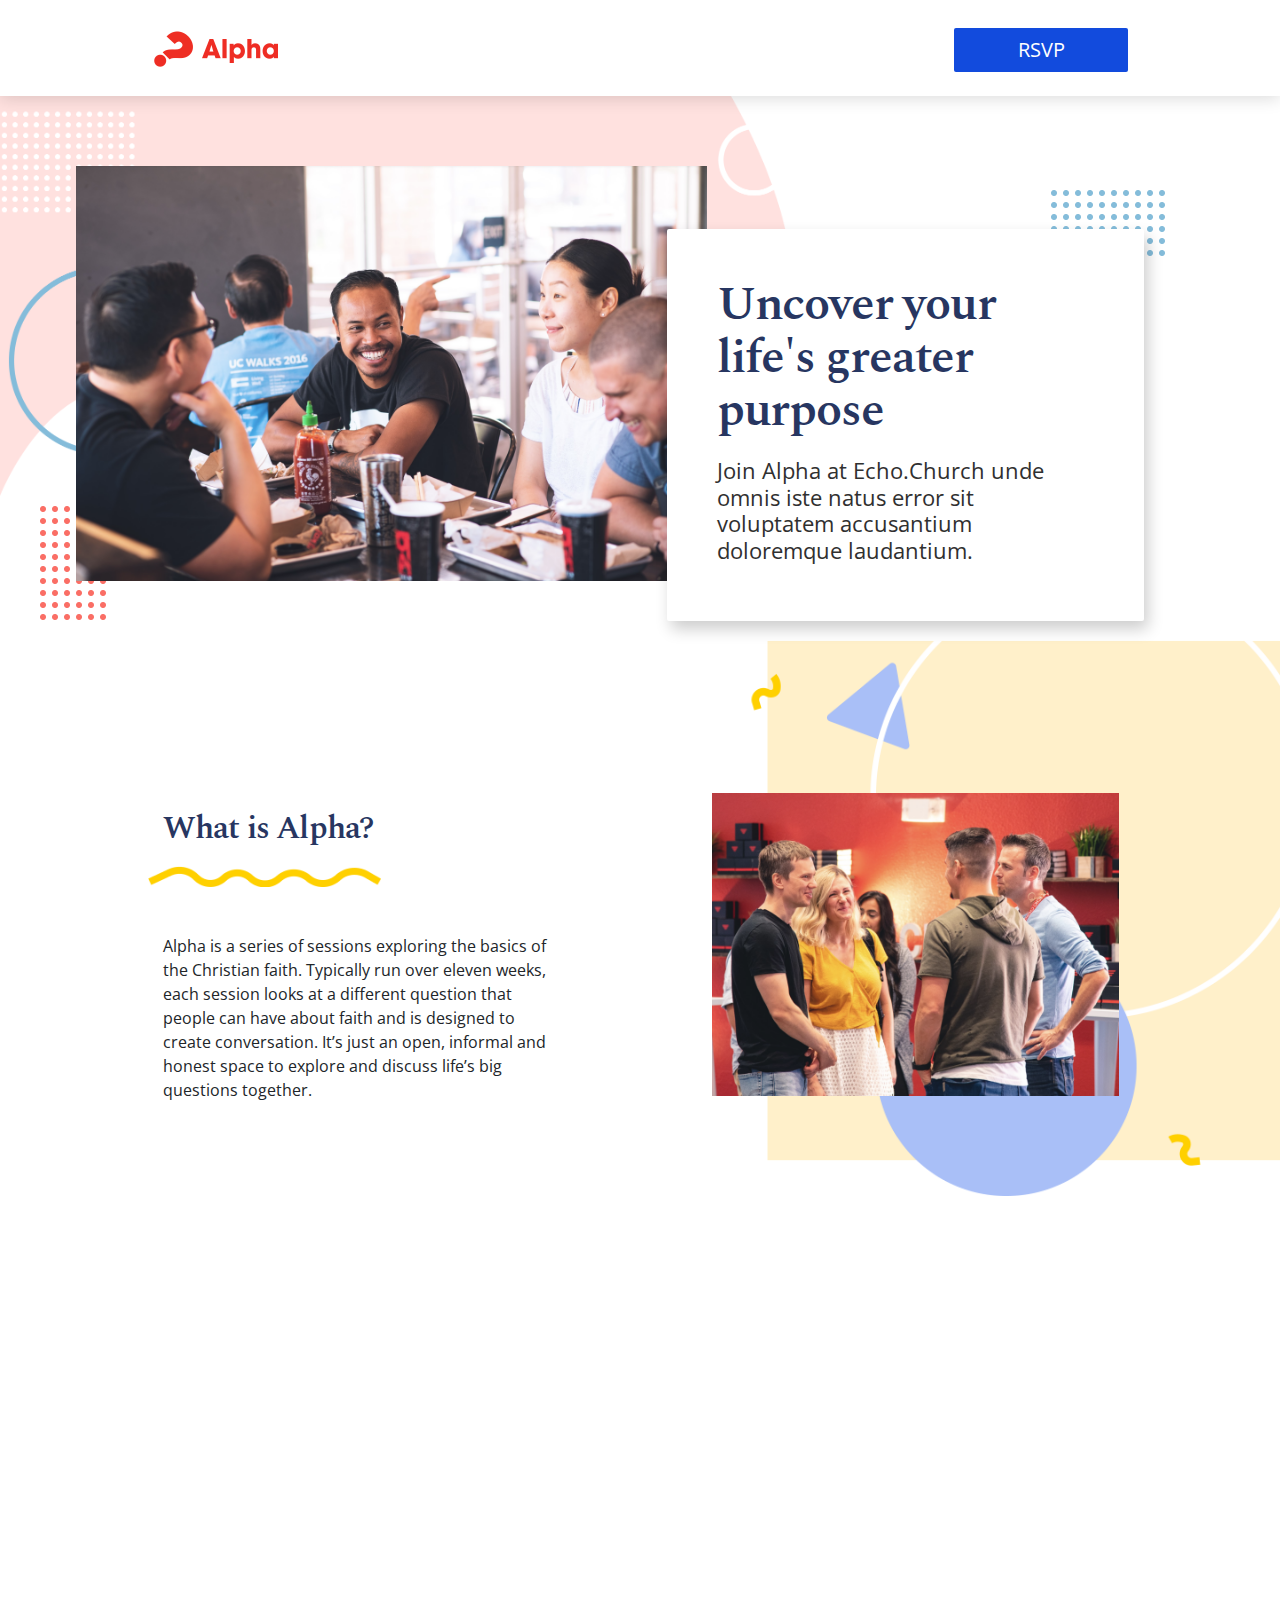
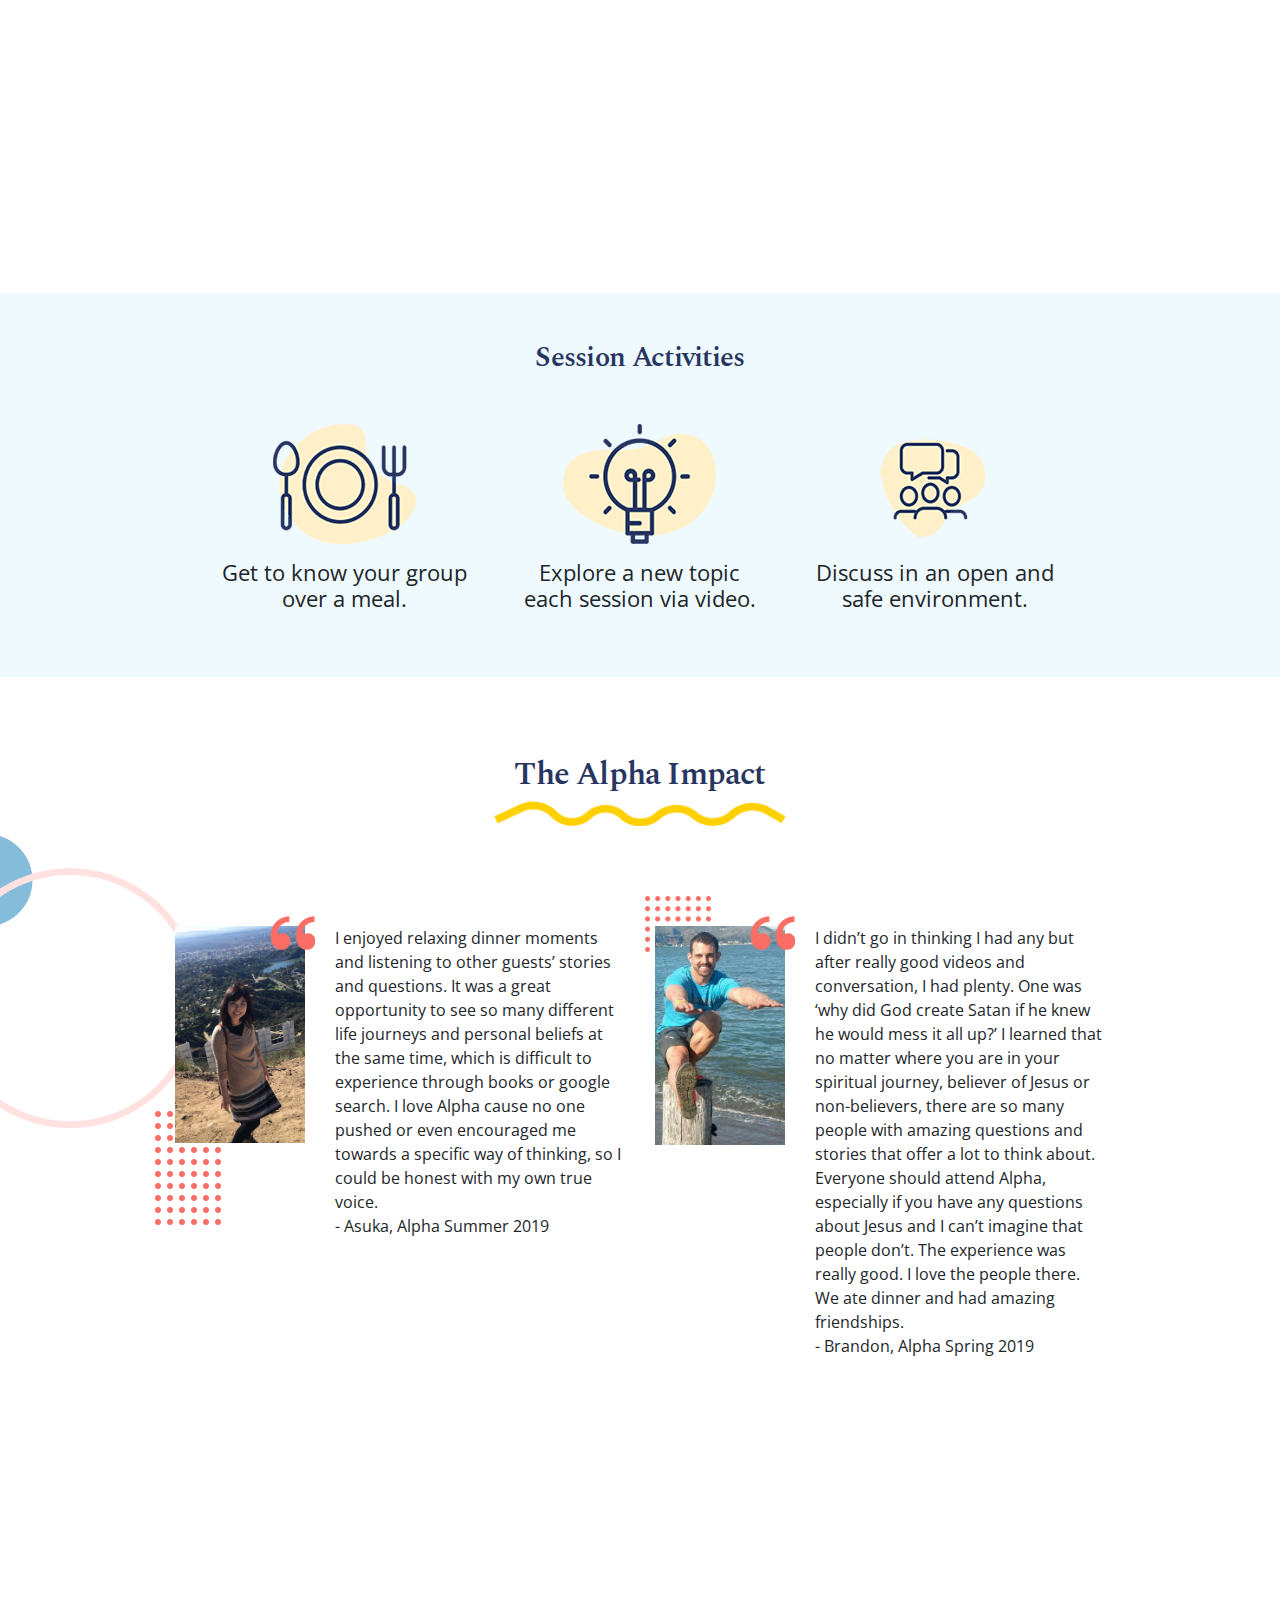
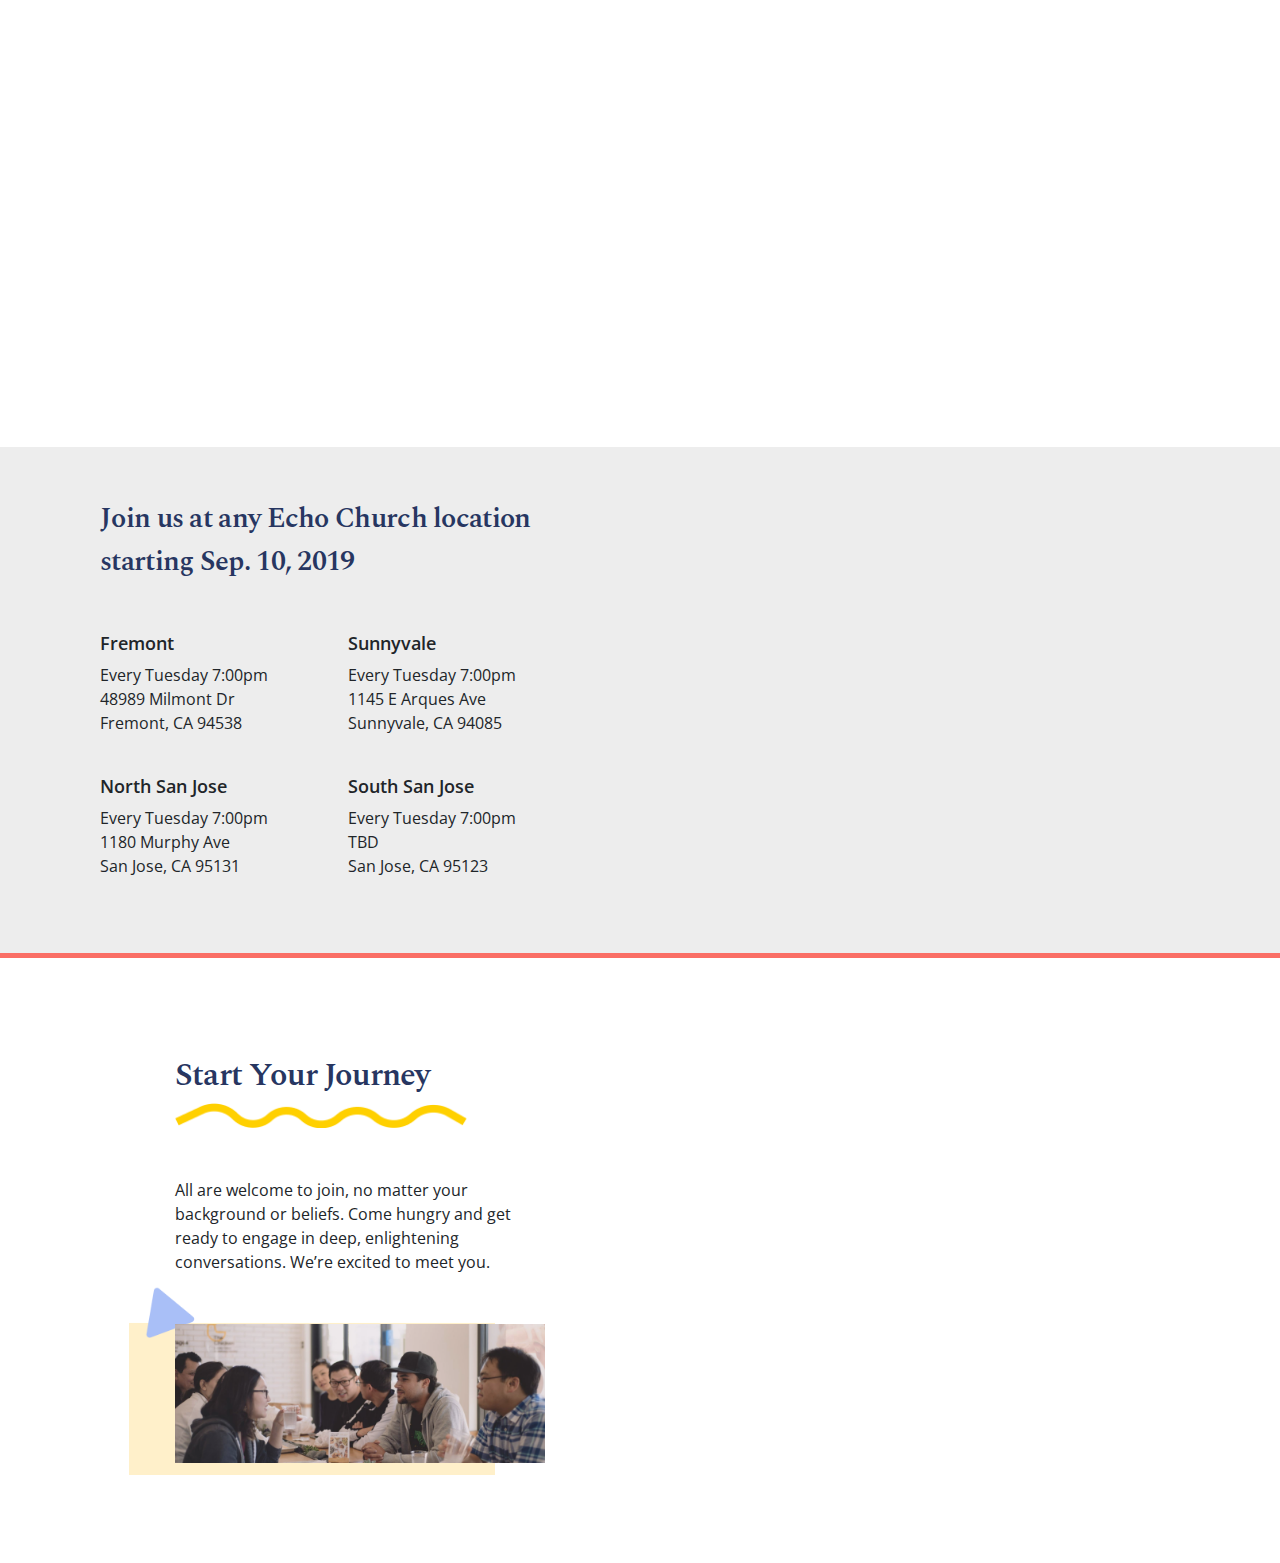
<file: index.html>
<!DOCTYPE html>
<html lang="en">
  <head>
    <meta charset="utf-8" />
    <meta http-equiv="X-UA-Compatible" content="IE=edge" />
    <meta name="viewport" content="width=device-width, initial-scale=1.0" />
    <!-- SEO -->
    <meta name="author" content="" />
    <meta name="description" content="" />
    <meta name="keywords" content="" />
    <!-- Favicons -->
    <link rel="shortcut icon" href="images/favicon.ico" />
    <!-- Page Title -->
    <title></title>
    <!-- Bootstrap -->
    <link href="css/bootstrap.css" rel="stylesheet" />
    <!-- Custom Google Font : Open Sans -->
    <link
      href="https://fonts.googleapis.com/css?family=Open+Sans&display=swap"
      rel="stylesheet"
    />
    <!-- Custom Google Font : Spectral -->
    <link
      href="https://fonts.googleapis.com/css?family=Spectral&display=swap"
      rel="stylesheet"
    />
    <!-- Plugins -->
    <link
      rel="stylesheet"
      href="https://use.fontawesome.com/releases/v5.6.3/css/all.css"
      integrity="sha384-UHRtZLI+pbxtHCWp1t77Bi1L4ZtiqrqD80Kn4Z8NTSRyMA2Fd33n5dQ8lWUE00s/"
      crossorigin="anonymous"
    />
    <link
      href="https://fonts.googleapis.com/css?family=Spectral"
      rel="stylesheet"
    />

    <link href="css/main.css" rel="stylesheet" />

    <!-- Google Tag Manager -->
    <script>
      (function(w, d, s, l, i) {
        w[l] = w[l] || [];
        w[l].push({ "gtm.start": new Date().getTime(), event: "gtm.js" });
        var f = d.getElementsByTagName(s)[0],
          j = d.createElement(s),
          dl = l != "dataLayer" ? "&l=" + l : "";
        j.async = true;
        j.src = "https://www.googletagmanager.com/gtm.js?id=" + i + dl;
        f.parentNode.insertBefore(j, f);
      })(window, document, "script", "dataLayer", "");
    </script>
    <!-- End Google Tag Manager -->
  </head>

  <body>
    <!-- Google Tag Manager (noscript) -->
    <noscript
      ><iframe
        src="https://www.googletagmanager.com/ns.html?id=$TAGMANAGER$"
        height="0"
        width="0"
        style="display:none;visibility:hidden"
      ></iframe
    ></noscript>
    <!-- End Google Tag Manager (noscript) -->

    <!-- Header Bar -->
    <section class="header-container">
      <img class="logo align-middle" src="assets/logo-alpha.png" />
      <a href="#signUp"><button class="rsvp align-middle">RSVP</button></a>
    </section>

    <!-- Top Content Section -->
    <section class="upper-container">
      <div class="upper-bg">
        <img src="assets/bg/header-bg-artifact.png" width="100%" />
        <div class="dots-header-img">
          <img src="assets/icons/dots-header-img.png" width="100%" />
        </div>
      </div>

      <div class="upper-img">
        <img src="assets/images/header-intro.png" width="100%" />
      </div>
      <div class="upper-text text-blue">
        <h1>Uncover your life's greater purpose</h1>
        <h4>
          Join Alpha at Echo.Church unde omnis iste natus error sit voluptatem
          accusantium doloremque laudantium.
        </h4>
      </div>
      <div class="header-img-bg">
        <img src="assets/icons/dots-header-card.png" width="100%" />
      </div>
      <div class="lower-bg">
        <img src="assets/bg/whatis-bg-artifact.png" width="100%" />
      </div>
      <div class="lower-img">
        <img src="assets/images/what-is-alpha.png" width="100%" />
      </div>
      <div class="lower-header text-blue">
        <h2>What is Alpha?</h2>
      </div>
      <div class="lower-icon">
        <img src="assets/icons/underline-whatis.png" width="100%" />
      </div>
      <div class="lower-text">
        <p>
          Alpha is a series of sessions exploring the basics of the Christian
          faith. Typically run over eleven weeks, each session looks at a
          different question that people can have about faith and is designed to
          create conversation. It’s just an open, informal and honest space to
          explore and discuss life’s big questions together.
        </p>
      </div>
    </section>

    <!-- Video Section -->
    <section class="video-section">
      <div class="video-responsive">
        <iframe
          src="https://player.vimeo.com/video/182419434"
          width="640"
          height="360"
          frameborder="0"
          allow="autoplay; fullscreen"
          allowfullscreen
        ></iframe>
      </div>
    </section>

    <!-- Activities Banner -->
    <section class="activities-container">
      <h3 class="text-blue">Session Activities</h3>
      <div class="container">
        <div class="row">
          <div class="col-md-4">
            <img
              src="assets/icons/value-food@2x.png"
              style="display: block; margin: auto;"
            />
            <h4>
              Get to know your group over a meal.
            </h4>
          </div>
          <div class="col-md-4">
            <img
              src="assets/icons/value-topic@2x.png"
              style="display: block; margin: auto;"
            />
            <h4>
              Explore a new topic each session via video.
            </h4>
          </div>
          <div class="col-md-4">
            <img
              src="assets/icons/value-discussion@2x.png"
              style="display: block; margin: auto;"
            />
            <h4>
              Discuss in an open and safe environment.
            </h4>
          </div>
        </div>
      </div>
    </section>

    <!-- Testimonial Section -->
    <section class="testimonials-section">
      <div class="container">
        <div class="row">
          <div class="col-md-12">
            <h2 class="text-blue">The Alpha Impact</h2>
            <div class="testimonial-header-underline">
              <img src="assets/icons/underline-signup.png" width="100%" />
            </div>
          </div>
        </div>
        <div class="row mtb-100">
          <div class="testimonial-bg-icon">
            <img src="assets/bg/testimony-bg-artifact.png" width="100%" />
          </div>
          <div class="col-md-6">
            <div class="row">
              <div class="col-md-4">
                <img
                  class="testimonial-1"
                  src="assets/images/alpha-testimonial-1.jpg"
                  width="100%"
                />
                <img
                  class="testimonial-1-bg"
                  src="assets/icons/dots-testimony-01.png"
                  width="100%"
                />
              </div>
              <div class="col-md-8">
                <img
                  class="testimonial-quote"
                  src="assets/icons/icon-quote.png"
                  width="100%"
                />
                <p class="testimonial-text">
                  I enjoyed relaxing dinner moments and listening to other
                  guests’ stories and questions. It was a great opportunity to
                  see so many different life journeys and personal beliefs at
                  the same time, which is difficult to experience through books
                  or google search. I love Alpha cause no one pushed or even
                  encouraged me towards a specific way of thinking, so I could
                  be honest with my own true voice.<br />
                  - Asuka, Alpha Summer 2019
                </p>
              </div>
            </div>
          </div>
          <div class="col-md-6">
            <div class="row">
              <div class="col-md-4">
                <img
                  class="testimonial-2"
                  src="assets/images/alpha-testimonial-2.jpg"
                  width="100%"
                />
                <img
                  class="testimonial-2-bg"
                  src="assets/icons/dots-testimony-02.png"
                  width="100%"
                />
              </div>
              <div class="col-md-8">
                <img
                  class="testimonial-quote"
                  src="assets/icons/icon-quote.png"
                  width="100%"
                />
                <p class="testimonial-text">
                  I didn’t go in thinking I had any but after really good videos
                  and conversation, I had plenty. One was ‘why did God create
                  Satan if he knew he would mess it all up?’ I learned that no
                  matter where you are in your spiritual journey, believer of
                  Jesus or non-believers, there are so many people with amazing
                  questions and stories that offer a lot to think about.
                  Everyone should attend Alpha, especially if you have any
                  questions about Jesus and I can’t imagine that people don’t.
                  The experience was really good. I love the people there. We
                  ate dinner and had amazing friendships.<br />
                  - Brandon, Alpha Spring 2019
                </p>
              </div>
            </div>
          </div>
        </div>
        <div class="row">
          <div class="col-md-12">
            <div class="video-responsive">
              <iframe
                src="https://player.vimeo.com/video/227805169"
                width="640"
                height="360"
                frameborder="0"
                allow="autoplay; fullscreen"
                allowfullscreen
              ></iframe>
            </div>
          </div>
        </div>
      </div>
    </section>

    <!-- Map Section -->
    <section class="map-section">
      <div class="map-container">
        <div class="row">
          <h3 class="location-header-1 location-info">
            Join us at any Echo Church location starting Sep. 10, 2019
          </h3>
          <div class="col-md-6 order-sm-12">
            <iframe
              src="https://snazzymaps.com/embed/179892"
              width="100%"
              height="500px"
              style="border:none;"
            ></iframe>
          </div>
          <div class="col-md-6 order-sm-1 location-info">
            <h3 class="location-header-2">
              Join us at any Echo Church location starting Sep. 10, 2019
            </h3>
            <div class="row">
              <div class="col-md-6">
                <h5>Fremont</h5>
                <p>
                  Every Tuesday 7:00pm<br />
                  48989 Milmont Dr<br />
                  Fremont, CA 94538
                </p>
              </div>
              <div class="col-md-6">
                <h5>Sunnyvale</h5>
                <p>
                  Every Tuesday 7:00pm<br />
                  1145 E Arques Ave<br />
                  Sunnyvale, CA 94085
                </p>
              </div>
            </div>
            <div class="row mt-25">
              <div class="col-md-6">
                <h5>North San Jose</h5>
                <p>
                  Every Tuesday 7:00pm<br />
                  1180 Murphy Ave<br />
                  San Jose, CA 95131
                </p>
              </div>
              <div class="col-md-6">
                <h5>South San Jose</h5>
                <p>
                  Every Tuesday 7:00pm<br />
                  TBD<br />
                  San Jose, CA 95123
                </p>
              </div>
            </div>
          </div>
        </div>
      </div>
    </section>

    <!-- Sign Up Section -->
    <section id="signUp" class="signUp-container mtb-100">
      <div class="container">
        <div class="row">
          <div class="col-md-5">
            <h2 class="text-blue">Start Your Journey</h2>
            <div class="signUp-header-underline">
              <img src="assets/icons/underline-signup.png" width="100%" />
            </div>
            <p class="mtb-50">
              All are welcome to join, no matter your background or beliefs.
              Come hungry and get ready to engage in deep, enlightening
              conversations. We’re excited to meet you.
            </p>
            <div class="signUp-bg">
              <img src="assets/images/signup.png" width="100%" />
              <img
                class="signUp-img-bg"
                src="assets/bg/signup-img-artifact.png"
                width="100%"
              />
            </div>
          </div>
          <div class="col-md-6 offset-md-1"></div>
        </div>
      </div>
    </section>
  </body>
</html>
</file>
<file: css/main.css>
@import url("https://fonts.googleapis.com/css?family=Spectral&display=swap");
@import url("https://fonts.googleapis.com/css?family=Open+Sans&display=swap");

html {
  scroll-behavior: smooth;
}

body {
  font-family: "Open Sans", sans-serif;
  font-size: 16px;
  font-style: normal;
  font-weight: normal;

  margin: auto;
  position: relative;
}

@media only screen and (min-width: 768px) {
  h1 {
    font-family: "Spectral", serif;
    font-size: 48px;
    font-weight: 600;
    letter-spacing: -0.025em;
    line-height: 1.1em;
  }

  h2 {
    font-family: "Spectral", serif;
    font-size: 32px;
    font-weight: 600;
    letter-spacing: -0.025em;
    line-height: 1.1em;
  }

  h3 {
    font-family: "Spectral", serif;
    font-size: 28px;
    font-weight: 600;
    letter-spacing: -0.025em;
    line-height: 1.1em;
  }

  h4 {
    font-size: 22px;
    font-weight: normal;
  }

  h5 {
    font-weight: 600;
    font-size: 18px;
  }
}

@media only screen and (max-width: 767px) {
  h1 {
    font-family: "Spectral", serif;
    font-size: 28px;
    font-weight: 600;
    letter-spacing: -0.025em;
    line-height: 1.1em;
  }

  h2 {
    font-family: "Spectral", serif;
    font-size: 28px;
    font-weight: 600;
    letter-spacing: -0.025em;
    line-height: 1.1em;
    text-align: center;
  }

  h3 {
    font-family: "Spectral", serif;
    font-size: 28px;
    font-weight: 600;
    letter-spacing: -0.025em;
    line-height: 1.1em;
  }

  h4 {
    font-size: 16px;
    font-weight: normal;
  }

  h5 {
    font-weight: 600;
    font-size: 18px;
  }

  p {
    font-size: 14px;
    line-height: 22px;
  }
}

.pt-75 {
  padding-top: 75px;
}

.mt-25 {
  margin-top: 25px;
}

.mt-50 {
  margin-top: 50px;
}

.mt-100 {
  margin-top: 100px;
}

.mb-25 {
  margin-bottom: 25px;
}

.mb-50 {
  margin-bottom: 50px;
}

.mb-100 {
  margin-bottom: 100px;
}

.mtb-50 {
  margin-top: 50px;
  margin-bottom: 50px;
}

.mtb-100 {
  margin-top: 100px;
  margin-bottom: 100px;
}

.text-blue {
  color: #273661;
}

/* Header Section */
/*                */
/*                */

@media only screen and (min-width: 768px) {
  .header-container {
    position: fixed;
    width: 100%;
    height: 96px;

    z-index: 100;
    left: 0;
    top: 0;

    background: #ffffff;
    box-shadow: 0 2px 16px rgba(0, 0, 0, 0.15);
  }

  .logo {
    position: absolute;
    left: 152px;
    top: 26px;
    width: 126px;
    height: 43px;
  }

  .rsvp {
    position: absolute;
    right: 152px;
    top: 28px;
    width: 174px;
    height: 44px;

    background-color: #124bdd;
    color: white;
    border: none;
    border-radius: 2px;

    font-family: Open Sans;
    font-size: 20px;
  }
}

@media only screen and (max-width: 767px) {
  .header-container {
    position: fixed;
    width: 100%;
    height: 64px;

    z-index: 100;
    left: 0;
    top: 0;

    background: #ffffff;
    box-shadow: 0 2px 16px rgba(0, 0, 0, 0.15);
  }

  .logo {
    position: absolute;
    left: 16px;
    top: 16px;
    width: 100px;
    height: 36px;
  }

  .rsvp {
    position: absolute;
    right: 16px;
    top: 16px;
    width: 96px;
    height: 32px;

    background-color: blue;
    color: white;
    border: none;
    border-radius: 5px;

    font-family: Open Sans;
    font-size: 20px;
  }
}

/*  Body Section  */
/*                */
/*                */
@media only screen and (min-width: 1550px) {
  .upper-container {
    position: relative;
    height: 1600px;
  }

  .upper-bg {
    position: relative;
    width: 62%;
    height: 571.28px;
    z-index: 1;
    left: 0;
    top: 0;
  }

  .upper-img {
    position: absolute;
    width: 49.3%;
    z-index: 2;
    left: 5.9%;
    top: 166px;
  }

  .dots-header-img {
    position: relative;
    width: 66px;
    height: 114px;
    left: 5%;
    top: 0;
  }

  .header-img-bg {
    position: absolute;
    width: 114px;
    height: 66px;
    right: 9%;
    top: 190px;
  }

  .upper-text {
    position: absolute;
    z-index: 3;
    right: 10.6%;
    top: 229px;

    width: 37.3%;
    padding: 50px;
    background: #ffffff;
    box-shadow: 4px 8px 16px rgba(0, 0, 0, 0.2);
    border-radius: 2px;
  }

  .upper-text h1 {
    margin-bottom: 20px;
  }

  .upper-text h4 {
    color: #303030;
  }

  .lower-bg {
    position: absolute;
    width: 42%;
    height: 660px;
    z-index: 0;
    right: 0;
    top: 674px;
  }

  .lower-img {
    position: absolute;
    width: 31.8%;
    z-index: 2;
    right: 12.6%;
    top: 893px;
  }

  .lower-header {
    position: absolute;
    width: 31.8%;
    left: 12.7%;
    top: 911px;
  }

  .lower-icon {
    position: absolute;
    width: 18.2%;
    left: 11.6%;
    top: 963px;
  }

  .lower-text {
    position: absolute;
    width: 30.5%;
    left: 12.7%;
    top: 1034px;
  }
}
@media only screen and (min-width: 768px) and (max-width: 1549px) {
  .upper-container {
    position: relative;
    height: 1300px;
  }

  .upper-bg {
    position: relative;
    width: 62%;
    height: 571.28px;
    z-index: 1;
    left: 0;
    top: 0;
  }

  .upper-img {
    position: absolute;
    width: 49.3%;
    z-index: 2;
    left: 5.9%;
    top: 166px;
  }

  .dots-header-img {
    position: relative;
    width: 66px;
    height: 114px;
    left: 5%;
    top: 0;
  }

  .header-img-bg {
    position: absolute;
    width: 114px;
    height: 66px;
    right: 9%;
    top: 190px;
  }

  .upper-text {
    position: absolute;
    z-index: 3;
    right: 10.6%;
    top: 229px;

    width: 37.3%;
    padding: 50px;
    background: #ffffff;
    box-shadow: 4px 8px 16px rgba(0, 0, 0, 0.2);
    border-radius: 2px;
  }

  .upper-text h1 {
    margin-bottom: 20px;
  }

  .upper-text h4 {
    color: #303030;
  }

  .lower-bg {
    position: absolute;
    width: 42%;
    height: 660px;
    z-index: 0;
    right: 0;
    top: 574px;
  }

  .lower-img {
    position: absolute;
    width: 31.8%;
    z-index: 2;
    right: 12.6%;
    top: 793px;
  }

  .lower-header {
    position: absolute;
    width: 31.8%;
    left: 12.7%;
    top: 811px;
  }

  .lower-icon {
    position: absolute;
    width: 18.2%;
    left: 11.6%;
    top: 863px;
  }

  .lower-text {
    position: absolute;
    width: 30.5%;
    left: 12.7%;
    top: 934px;
  }
}

@media only screen and (max-width: 767px) {
  .upper-container {
    position: relative;
  }

  .upper-bg {
    position: absolute;
    width: 100%;
    z-index: 1;
    top: 45px;
  }

  .upper-img {
    position: relative;
    width: 79.3%;
    z-index: 2;
    top: 41px;
    margin: 0 auto;
  }

  .dots-header-img {
    display: none;
  }

  .header-img-bg {
    position: relative;
    width: 14%;
    left: 82.7%;
    top: 12px;
  }

  .upper-text {
    position: relative;
    z-index: 3;
    top: 20px;
    margin: 0 auto;

    width: 89.3%;
    padding: 20px;
    background: #ffffff;
    box-shadow: 4px 8px 16px rgba(0, 0, 0, 0.2);
    border-radius: 2px;
  }

  .upper-text h1 {
    margin-bottom: 20px;
  }

  .upper-text h4 {
    color: #303030;
  }

  .lower-bg {
    display: none;
  }

  .lower-img {
    display: none;
  }

  .lower-header {
    position: relative;
    text-align: center;
    margin-top: 50px;
  }

  .lower-icon {
    position: relative;
    width: 62.5%;
    margin: 0 auto;
  }

  .lower-text {
    position: relative;
    margin: 30px 20px 0;
  }
}

/*               */
/* Video Section */
/*               */
@media only screen and (min-width: 768px) {
  .video-section {
    position: relative;
    top: 0px;
    left: 10.6%;
    width: 78.9%;
  }

  .video-responsive {
    overflow: hidden;
    padding-bottom: 56.25%;
    position: relative;
    height: 0;
  }
  .video-responsive iframe {
    left: 0;
    top: 0;
    height: 100%;
    width: 100%;
    position: absolute;
  }
}

@media only screen and (max-width: 767px) {
  .video-section {
    position: relative;
    top: 0px;
    width: 100%;
  }
  .video-responsive {
    overflow: hidden;
    padding-bottom: 56.25%;
    position: relative;
    height: 0;
  }
  .video-responsive iframe {
    left: 0;
    top: 0;
    height: 100%;
    width: 100%;
    position: absolute;
  }
}

/*                    */
/* Activities Banner  */
/*                    */
.activities-container {
  position: relative;
  top: 25px;
  background-color: #effaff;
  padding: 50px;
  margin-bottom: 25px;
}

.activities-container h3 {
  margin-bottom: 50px;
  text-align: center;
}

@media only screen and (min-width: 1440px) {
  .activities-container h4 {
    margin: 25px 55px;
    text-align: center;
  }
}

@media only screen and (max-width: 1439px) {
  .activities-container h4 {
    margin: 15px 5px;
    text-align: center;
  }
}

/*                        */
/*  Testimonials Section  */
/*                        */

.testimonials-section {
  position: relative;
  height: auto;
}

@media only screen and (min-width: 768px) {
  .testimonials-section h2 {
    position: relative;
    text-align: center;
    margin-top: 80px;
  }

  .testimonial-header-underline {
    position: relative;
    width: 292px;
    margin: 0 auto;
  }

  .testimonial-1-bg {
    position: absolute;
    width: 66px;
    left: -5px;
    top: 185px;
    z-index: -1;
  }

  .testimonial-quote {
    position: absolute;
    width: 45px;
    left: -50px;
    top: -10px;
  }

  .testimonial-2-bg {
    position: absolute;
    width: 66px;
    left: 5px;
    top: -30px;
    z-index: -1;
  }

  .testimonial-bg-icon {
    position: absolute;
    width: 228px;
    left: -28px;
    top: 157px;
  }
}

@media only screen and (max-width: 767px) {
  .testimonials-section h2 {
    position: relative;
    text-align: center;
    margin-top: 50px;
  }

  .testimonial-header-underline {
    position: relative;
    width: 238px;
    margin: 0 auto;
  }

  .testimonial-quote {
    position: absolute;
    width: 45px;
  }

  .testimonial-text {
    margin: 35px;
  }

  .testimonial-1 {
    display: block;
    width: 60%;
    margin: 0 auto;
  }

  .testimonial-1-bg {
    position: absolute;
    width: 28px;
    right: 90px;
    top: -10px;
    z-index: -1;
  }

  .testimonial-2 {
    display: block;
    width: 60%;
    margin: 0 auto;
  }

  .testimonial-2-bg {
    position: absolute;
    width: 31px;
    left: 97px;
    top: -14px;
    z-index: -1;
  }

  .testimonial-bg-icon {
    position: absolute;
    width: 139px;
    left: -28px;
    top: 157px;
  }

  .row.mtb-100 {
    margin-top: 50px;
    margin-bottom: 0px;
  }
}

/*                    */
/*     Map Section    */
/*                    */
.map-section {
  width: 100%;
  margin-top: 50px;
  background: #ededed;
  border-bottom: 5px solid #fa6e65;
}

.map-container {
  margin-left: 15px;
  margin-right: 15px;
}

@media only screen and (min-width: 1440px) {
  .location-info {
    padding: 75px 100px 100px 175px;
  }
}

@media only screen and (max-width: 1439px) {
  .location-info {
    padding: 50px 75px 0 100px;
  }
}

@media only screen and (min-width: 768px) {
  .location-header-1 {
    display: none;
  }
  .map-padding {
    padding-right: 0;
  }
}

@media only screen and (max-width: 767px) {
  .location-info {
    padding: 25px 15px 0 25px;
  }

  .location-header-1 {
    color: #273661;
    margin-bottom: 25px;
  }

  .location-header-2 {
    display: none;
  }

  .map-padding {
    padding-right: 15px;
  }

  #map {
    height: 200px;
  }
}

.location-info h3 {
  color: #273661;
  line-height: normal;
  margin-bottom: 50px;
}

/*                    */
/*  Sign Up Section   */
/*                    */

.signUp-header-underline {
  position: relative;
  width: 292px;
}

.signUp-bg {
  position: relative;
}
.signUp-img-bg {
  position: absolute;
  top: -50px;
  left: -50px;
  z-index: -1;
}

@media only screen and (max-width: 767px) {
  .signUp-bg {
    display: none;
  }
  .signUp-img-bg {
    display: none;
  }
}
</file>
